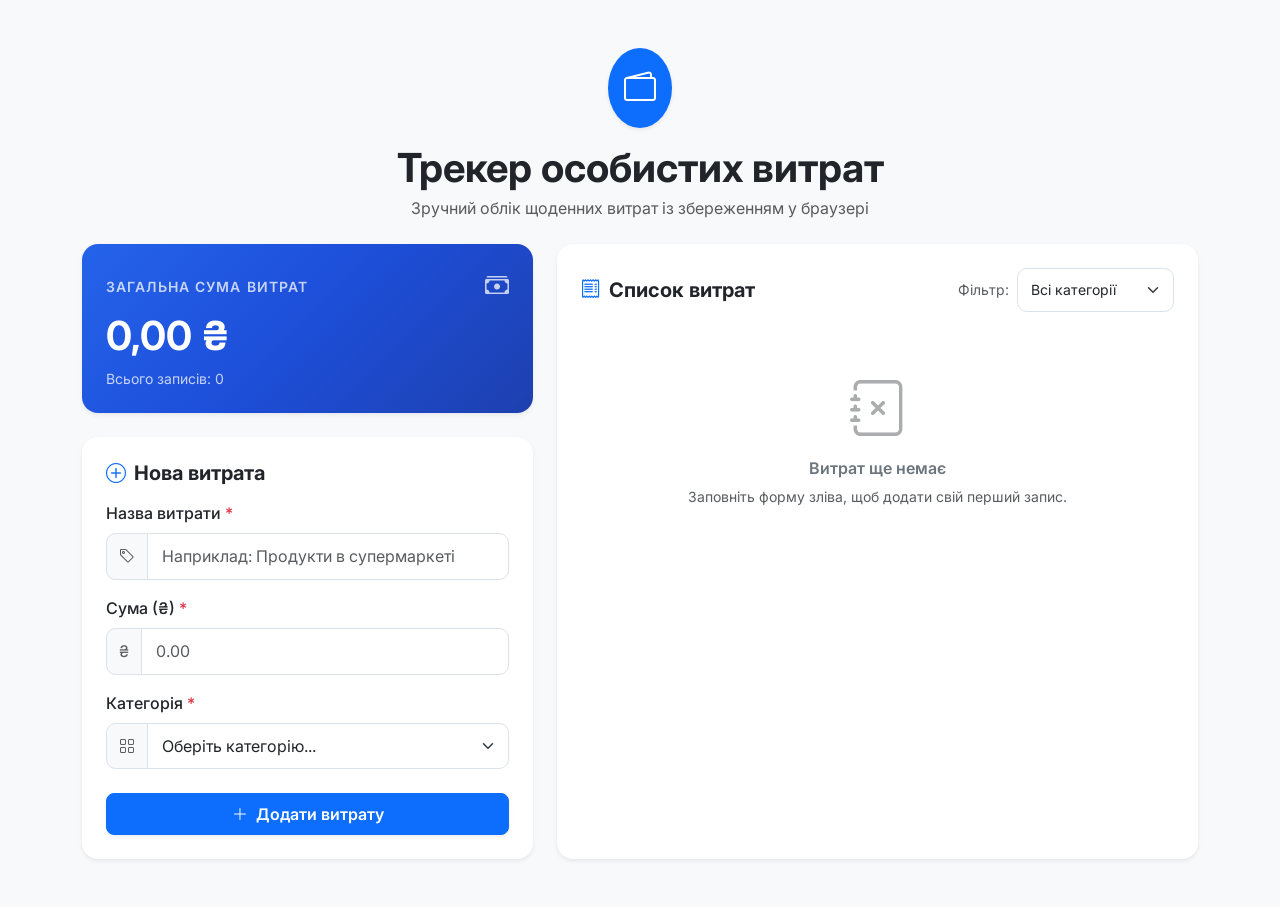
<file: Task_1/index.html>
<!DOCTYPE html>
<html lang="uk">
<head>
    <meta charset="UTF-8">
    <meta name="viewport" content="width=device-width, initial-scale=1.0">
    <title>Трекер особистих витрат — Expense Tracker</title>
    <!-- Google Fonts -->
    <link rel="preconnect" href="https://fonts.googleapis.com">
    <link rel="preconnect" href="https://fonts.gstatic.com" crossorigin>
    <link href="https://fonts.googleapis.com/css2?family=Inter:wght@400;500;600;700&display=swap" rel="stylesheet">
    <!-- Bootstrap 5 CSS -->
    <link href="https://cdn.jsdelivr.net/npm/bootstrap@5.3.3/dist/css/bootstrap.min.css" rel="stylesheet">
    <!-- Bootstrap Icons -->
    <link rel="stylesheet" href="https://cdn.jsdelivr.net/npm/bootstrap-icons@1.11.3/font/bootstrap-icons.min.css">
    <!-- Custom CSS -->
    <link rel="stylesheet" href="style.css">
</head>
<body class="bg-light">

    <div class="container py-4 py-md-5">
        <!-- Заголовок -->
        <header class="text-center mb-4">
            <div class="d-inline-flex align-items-center justify-content-center bg-primary text-white rounded-circle p-3 shadow-sm mb-3">
                <i class="bi bi-wallet2 fs-2"></i>
            </div>
            <h1 class="fw-bold text-dark mb-1">Трекер особистих витрат</h1>
            <p class="text-muted">Зручний облік щоденних витрат із збереженням у браузері</p>
        </header>

        <div class="row g-4 justify-content-center">
            <!-- Ліва колонка: Форма та Загальна сума -->
            <div class="col-12 col-lg-5">
                <!-- Картка загальної суми -->
                <div class="card border-0 shadow-sm total-card mb-4 text-white">
                    <div class="card-body p-4">
                        <div class="d-flex justify-content-between align-items-center mb-2">
                            <span class="text-uppercase fw-semibold tracking-wider opacity-75 small">Загальна сума витрат</span>
                            <i class="bi bi-cash-stack fs-4 opacity-75"></i>
                        </div>
                        <h2 class="display-6 fw-bold mb-0" id="totalAmount">0.00 ₴</h2>
                        <div class="mt-2 small opacity-75" id="totalCountInfo">Всього записів: 0</div>
                    </div>
                </div>

                <!-- Форма додавання витрати -->
                <div class="card border-0 shadow-sm rounded-4">
                    <div class="card-body p-4">
                        <h5 class="card-title fw-bold text-dark mb-3">
                            <i class="bi bi-plus-circle me-2 text-primary"></i>Нова витрата
                        </h5>

                        <form id="expenseForm" novalidate>
                            <!-- Назва витрати -->
                            <div class="mb-3">
                                <label for="expenseTitle" class="form-label fw-medium">Назва витрати <span class="text-danger">*</span></label>
                                <div class="input-group has-validation">
                                    <span class="input-group-text bg-light text-muted"><i class="bi bi-tag"></i></span>
                                    <input 
                                        type="text" 
                                        class="form-control" 
                                        id="expenseTitle" 
                                        placeholder="Наприклад: Продукти в супермаркеті" 
                                        required
                                    >
                                    <div class="invalid-feedback" id="titleFeedback">
                                        Будь ласка, вкажіть назву витрати.
                                    </div>
                                </div>
                            </div>

                            <!-- Сума -->
                            <div class="mb-3">
                                <label for="expenseAmount" class="form-label fw-medium">Сума (₴) <span class="text-danger">*</span></label>
                                <div class="input-group has-validation">
                                    <span class="input-group-text bg-light text-muted">₴</span>
                                    <input 
                                        type="number" 
                                        class="form-control" 
                                        id="expenseAmount" 
                                        placeholder="0.00" 
                                        step="0.01" 
                                        min="0.01" 
                                        required
                                    >
                                    <div class="invalid-feedback" id="amountFeedback">
                                        Сума повинна бути більшою за 0.
                                    </div>
                                </div>
                            </div>

                            <!-- Категорія -->
                            <div class="mb-4">
                                <label for="expenseCategory" class="form-label fw-medium">Категорія <span class="text-danger">*</span></label>
                                <div class="input-group has-validation">
                                    <span class="input-group-text bg-light text-muted"><i class="bi bi-grid"></i></span>
                                    <select class="form-select" id="expenseCategory" required>
                                        <option value="" selected disabled>Оберіть категорію...</option>
                                        <option value="Їжа">Їжа</option>
                                        <option value="Транспорт, пальне">Транспорт, пальне</option>
                                        <option value="Покупки">Покупки</option>
                                        <option value="Інше">Інше</option>
                                    </select>
                                    <div class="invalid-feedback" id="categoryFeedback">
                                        Будь ласка, оберіть категорію.
                                    </div>
                                </div>
                            </div>

                            <!-- Кнопка додавання -->
                            <button type="submit" class="btn btn-primary w-100 py-2 fw-semibold rounded-3 shadow-sm d-flex align-items-center justify-content-center gap-2">
                                <i class="bi bi-plus-lg"></i>
                                <span>Додати витрату</span>
                            </button>
                        </form>
                    </div>
                </div>
            </div>

            <!-- Права колонка: Список витрат -->
            <div class="col-12 col-lg-7">
                <div class="card border-0 shadow-sm rounded-4 h-100">
                    <div class="card-body p-4 d-flex flex-column">
                        <div class="d-flex justify-content-between align-items-center flex-wrap gap-2 mb-3">
                            <h5 class="card-title fw-bold text-dark mb-0">
                                <i class="bi bi-receipt me-2 text-primary"></i>Список витрат
                            </h5>
                            <!-- Фільтр за категорією -->
                            <div class="d-flex align-items-center gap-2">
                                <label for="filterCategory" class="small text-muted mb-0 text-nowrap">Фільтр:</label>
                                <select id="filterCategory" class="form-select form-select-sm" style="width: auto;">
                                    <option value="all">Всі категорії</option>
                                    <option value="Їжа">Їжа</option>
                                    <option value="Транспорт, пальне">Транспорт, пальне</option>
                                    <option value="Покупки">Покупки</option>
                                    <option value="Інше">Інше</option>
                                </select>
                            </div>
                        </div>

                        <!-- Порожній стан (Empty state) -->
                        <div id="emptyState" class="text-center py-5 my-auto d-none">
                            <div class="empty-icon text-muted mb-3">
                                <i class="bi bi-journal-x display-4 opacity-50"></i>
                            </div>
                            <h6 class="fw-semibold text-secondary">Витрат ще немає</h6>
                            <p class="text-muted small mb-0">Заповніть форму зліва, щоб додати свій перший запис.</p>
                        </div>

                        <!-- Контейнер для списку витрат -->
                        <div id="expenseList" class="expense-list flex-grow-1 d-flex flex-column gap-2">
                            <!-- Елементи витрат генеруються через JS -->
                        </div>
                    </div>
                </div>
            </div>
        </div>
    </div>

    <!-- Bootstrap 5 JS -->
    <script src="https://cdn.jsdelivr.net/npm/bootstrap@5.3.3/dist/js/bootstrap.bundle.min.js"></script>
    <!-- Custom JavaScript -->
    <script src="app.js"></script>
</body>
</html>
</file>
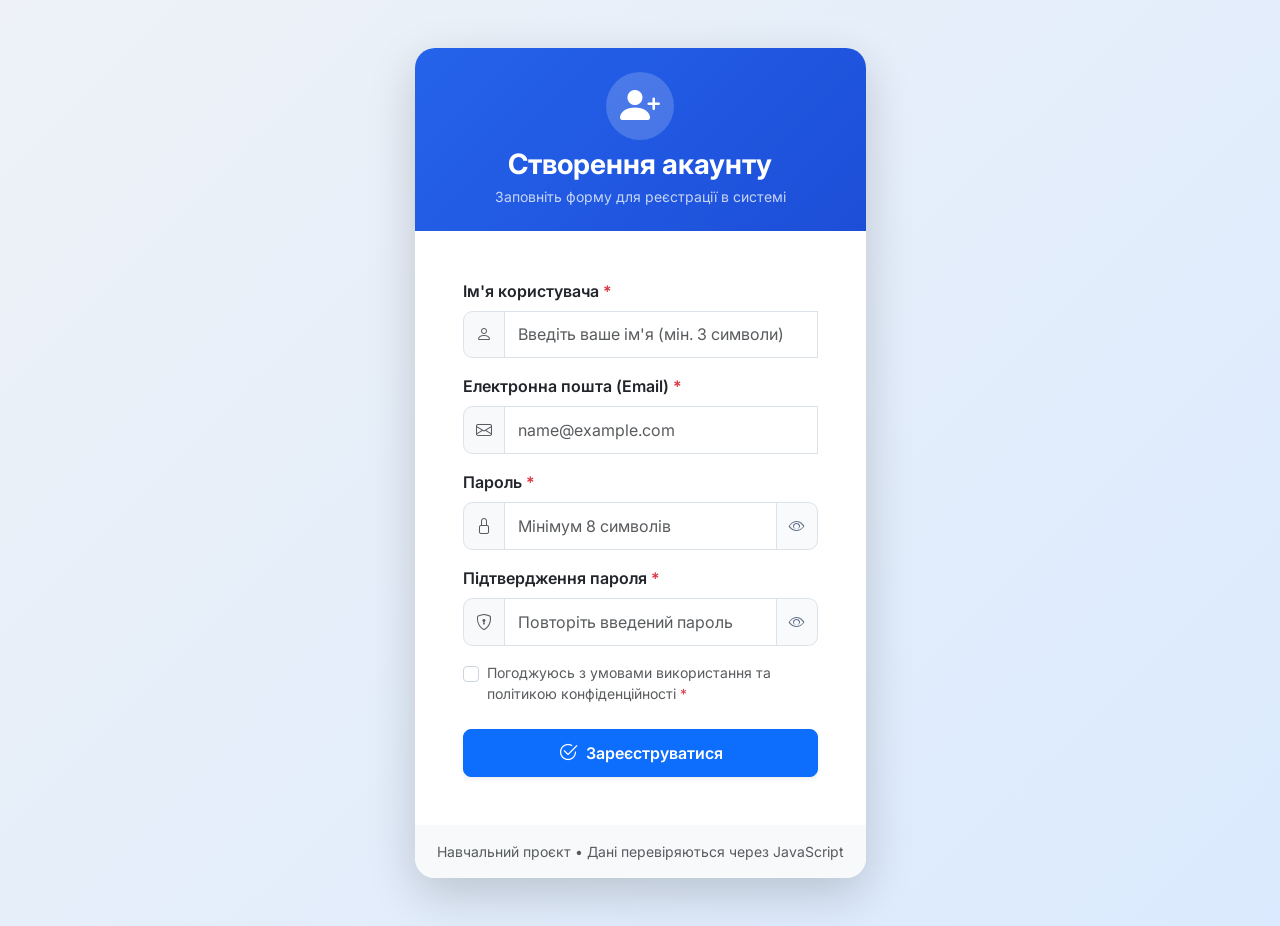
<file: Task_2/index.html>
<!DOCTYPE html>
<html lang="uk">
<head>
    <meta charset="UTF-8">
    <meta name="viewport" content="width=device-width, initial-scale=1.0">
    <title>Форма реєстрації з перевіркою даних</title>
    <!-- Google Fonts -->
    <link rel="preconnect" href="https://fonts.googleapis.com">
    <link rel="preconnect" href="https://fonts.gstatic.com" crossorigin>
    <link href="https://fonts.googleapis.com/css2?family=Inter:wght@400;500;600;700&display=swap" rel="stylesheet">
    <!-- Bootstrap 5 CSS -->
    <link href="https://cdn.jsdelivr.net/npm/bootstrap@5.3.3/dist/css/bootstrap.min.css" rel="stylesheet">
    <!-- Bootstrap Icons -->
    <link rel="stylesheet" href="https://cdn.jsdelivr.net/npm/bootstrap-icons@1.11.3/font/bootstrap-icons.min.css">
    <!-- Custom CSS -->
    <link rel="stylesheet" href="style.css">
</head>
<body class="bg-gradient-custom min-vh-100 d-flex align-items-center justify-content-center py-5">

    <div class="container">
        <div class="row justify-content-center">
            <div class="col-12 col-sm-10 col-md-8 col-lg-6 col-xl-5">
                
                <!-- Картка форми реєстрації -->
                <div class="card border-0 shadow-lg rounded-4 overflow-hidden register-card">
                    <!-- Заголовок картки -->
                    <div class="card-header bg-primary text-white text-center py-4 border-0">
                        <div class="registration-icon mb-2">
                            <i class="bi bi-person-plus-fill fs-1"></i>
                        </div>
                        <h3 class="fw-bold mb-1">Створення акаунту</h3>
                        <p class="mb-0 opacity-75 small">Заповніть форму для реєстрації в системі</p>
                    </div>

                    <!-- Тіло картки -->
                    <div class="card-body p-4 p-md-5">

                        <!-- Повідомлення про успішну реєстрацію -->
                        <div id="successMessage" class="alert alert-success d-none text-center py-4 rounded-4 shadow-sm" role="alert">
                            <div class="mb-2 text-success">
                                <i class="bi bi-check-circle-fill display-4"></i>
                            </div>
                            <h4 class="alert-heading fw-bold mb-1">Реєстрація успішна!</h4>
                            <p class="mb-3 small text-muted" id="successWelcomeText">Вітаємо! Ваш обліковий запис успішно створено.</p>
                            <button type="button" class="btn btn-sm btn-outline-success rounded-pill px-4" id="btnRegisterAgain">
                                <i class="bi bi-arrow-repeat me-1"></i> Зареєструвати ще один акаунт
                            </button>
                        </div>

                        <!-- Форма реєстрації -->
                        <form id="registrationForm" novalidate>
                            
                            <!-- Поле: Ім'я користувача -->
                            <div class="mb-3">
                                <label for="username" class="form-label fw-semibold">
                                    Ім'я користувача <span class="text-danger">*</span>
                                </label>
                                <div class="input-group has-validation">
                                    <span class="input-group-text bg-light text-muted">
                                        <i class="bi bi-person"></i>
                                    </span>
                                    <input 
                                        type="text" 
                                        class="form-control" 
                                        id="username" 
                                        placeholder="Введіть ваше ім'я (мін. 3 символи)"
                                        autocomplete="username"
                                    >
                                    <div class="invalid-feedback" id="usernameFeedback">
                                        Ім'я повинно містити мінімум 3 символи.
                                    </div>
                                </div>
                            </div>

                            <!-- Поле: Email -->
                            <div class="mb-3">
                                <label for="email" class="form-label fw-semibold">
                                    Електронна пошта (Email) <span class="text-danger">*</span>
                                </label>
                                <div class="input-group has-validation">
                                    <span class="input-group-text bg-light text-muted">
                                        <i class="bi bi-envelope"></i>
                                    </span>
                                    <input 
                                        type="email" 
                                        class="form-control" 
                                        id="email" 
                                        placeholder="name@example.com"
                                        autocomplete="email"
                                    >
                                    <div class="invalid-feedback" id="emailFeedback">
                                        Введіть коректну адресу електронної пошти.
                                    </div>
                                </div>
                            </div>

                            <!-- Поле: Пароль -->
                            <div class="mb-3">
                                <label for="password" class="form-label fw-semibold">
                                    Пароль <span class="text-danger">*</span>
                                </label>
                                <div class="input-group has-validation">
                                    <span class="input-group-text bg-light text-muted">
                                        <i class="bi bi-lock"></i>
                                    </span>
                                    <input 
                                        type="password" 
                                        class="form-control" 
                                        id="password" 
                                        placeholder="Мінімум 8 символів"
                                        autocomplete="new-password"
                                    >
                                    <button class="btn btn-outline-secondary toggle-password" type="button" data-target="password" title="Показати/приховати пароль" tabindex="-1">
                                        <i class="bi bi-eye"></i>
                                    </button>
                                    <div class="invalid-feedback" id="passwordFeedback">
                                        Пароль повинен містити мінімум 8 символів.
                                    </div>
                                </div>
                            </div>

                            <!-- Поле: Підтвердження пароля -->
                            <div class="mb-3">
                                <label for="confirmPassword" class="form-label fw-semibold">
                                    Підтвердження пароля <span class="text-danger">*</span>
                                </label>
                                <div class="input-group has-validation">
                                    <span class="input-group-text bg-light text-muted">
                                        <i class="bi bi-shield-lock"></i>
                                    </span>
                                    <input 
                                        type="password" 
                                        class="form-control" 
                                        id="confirmPassword" 
                                        placeholder="Повторіть введений пароль"
                                        autocomplete="new-password"
                                    >
                                    <button class="btn btn-outline-secondary toggle-password" type="button" data-target="confirmPassword" title="Показати/приховати пароль" tabindex="-1">
                                        <i class="bi bi-eye"></i>
                                    </button>
                                    <div class="invalid-feedback" id="confirmPasswordFeedback">
                                        Паролі повинні збігатися.
                                    </div>
                                </div>
                            </div>

                            <!-- Checkbox: Погодження з умовами -->
                            <div class="mb-4">
                                <div class="form-check">
                                    <input class="form-check-input" type="checkbox" id="termsCheck">
                                    <label class="form-check-label small text-muted" for="termsCheck">
                                        Погоджуюсь з умовами використання та політикою конфіденційності <span class="text-danger">*</span>
                                    </label>
                                    <div class="invalid-feedback" id="termsFeedback">
                                        Без погодження з умовами форму не можна відправити.
                                    </div>
                                </div>
                            </div>

                            <!-- Кнопка відправки -->
                            <button type="submit" class="btn btn-primary w-100 py-2 fw-semibold rounded-3 shadow-sm d-flex align-items-center justify-content-center gap-2">
                                <i class="bi bi-check2-circle fs-5"></i>
                                <span>Зареєструватися</span>
                            </button>
                        </form>
                    </div>

                    <!-- Футер картки -->
                    <div class="card-footer bg-light text-center py-3 border-0 small text-muted">
                        Навчальний проєкт • Дані перевіряються через JavaScript
                    </div>
                </div>

            </div>
        </div>
    </div>

    <!-- Bootstrap 5 JS -->
    <script src="https://cdn.jsdelivr.net/npm/bootstrap@5.3.3/dist/js/bootstrap.bundle.min.js"></script>
    <!-- Custom JavaScript -->
    <script src="app.js"></script>
</body>
</html>
</file>
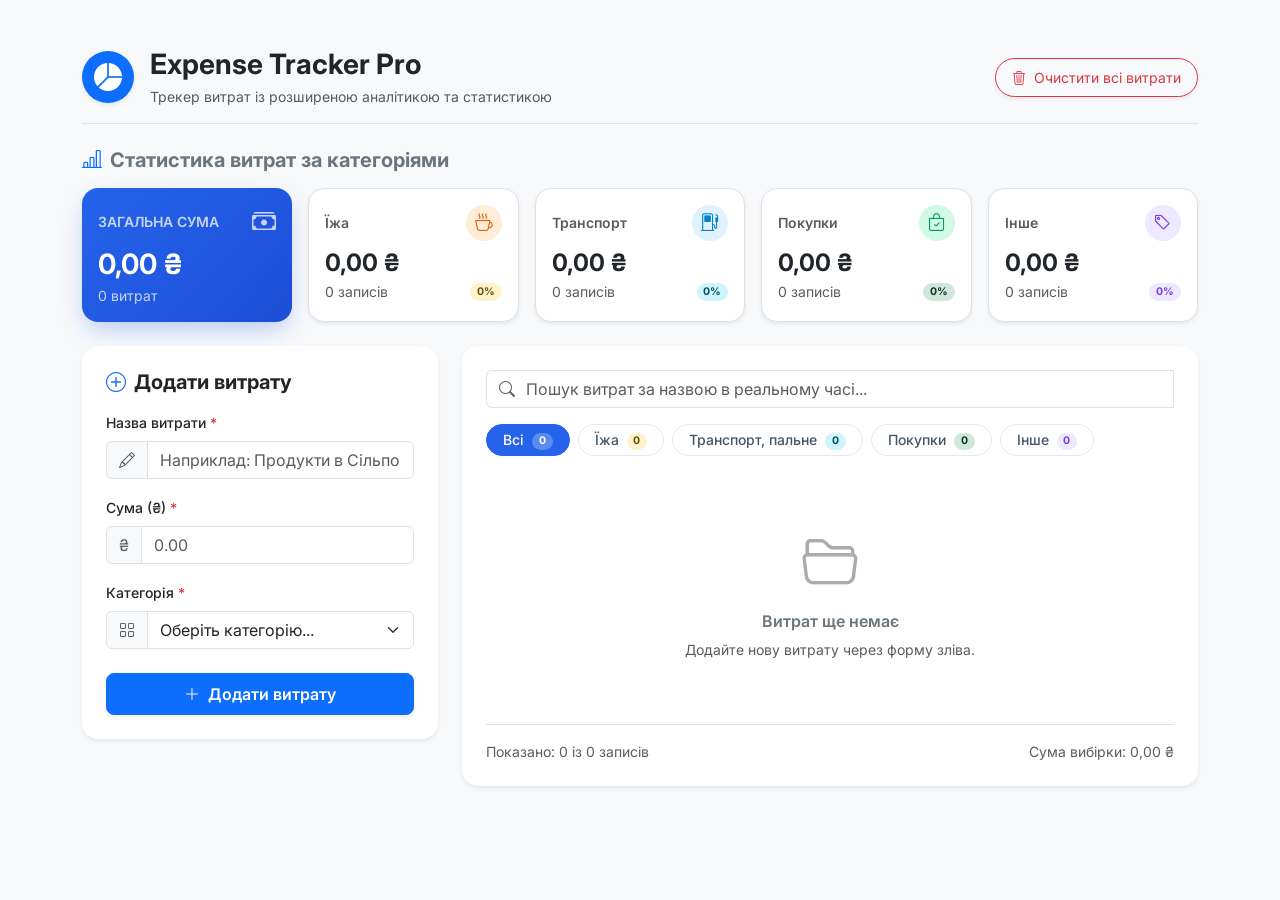
<file: Task_3/index.html>
<!DOCTYPE html>
<html lang="uk">
<head>
    <meta charset="UTF-8">
    <meta name="viewport" content="width=device-width, initial-scale=1.0">
    <title>Expense Tracker Pro — Статистика та облік витрат</title>
    <!-- Google Fonts -->
    <link rel="preconnect" href="https://fonts.googleapis.com">
    <link rel="preconnect" href="https://fonts.gstatic.com" crossorigin>
    <link href="https://fonts.googleapis.com/css2?family=Inter:wght@400;500;600;700&display=swap" rel="stylesheet">
    <!-- Bootstrap 5 CSS -->
    <link href="https://cdn.jsdelivr.net/npm/bootstrap@5.3.3/dist/css/bootstrap.min.css" rel="stylesheet">
    <!-- Bootstrap Icons -->
    <link rel="stylesheet" href="https://cdn.jsdelivr.net/npm/bootstrap-icons@1.11.3/font/bootstrap-icons.min.css">
    <!-- Custom CSS -->
    <link rel="stylesheet" href="style.css">
</head>
<body class="bg-light">

    <div class="container py-4 py-md-5">
        <!-- Шапка -->
        <header class="d-flex justify-content-between align-items-center flex-wrap gap-3 mb-4 pb-3 border-bottom">
            <div class="d-flex align-items-center gap-3">
                <div class="header-icon bg-primary text-white rounded-circle p-3 shadow-sm">
                    <i class="bi bi-pie-chart-fill fs-3"></i>
                </div>
                <div>
                    <h1 class="h3 fw-bold text-dark mb-1">Expense Tracker Pro</h1>
                    <p class="text-muted small mb-0">Трекер витрат із розширеною аналітикою та статистикою</p>
                </div>
            </div>
            <div>
                <button type="button" class="btn btn-outline-danger btn-sm d-flex align-items-center gap-2 rounded-pill px-3 py-2 shadow-sm" id="btnOpenClearModal">
                    <i class="bi bi-trash3"></i>
                    <span>Очистити всі витрати</span>
                </button>
            </div>
        </header>

        <!-- БЛОК СТАТИСТИКИ (Загальна сума + 4 категорії) -->
        <section class="mb-4">
            <h5 class="fw-bold text-secondary mb-3">
                <i class="bi bi-bar-chart-line me-2 text-primary"></i>Статистика витрат за категоріями
            </h5>
            <div class="row g-3">
                <!-- Загальна сума -->
                <div class="col-12 col-sm-6 col-lg-4 col-xl-2-4">
                    <div class="stat-card stat-total text-white h-100 p-3 rounded-4 shadow-sm">
                        <div class="d-flex justify-content-between align-items-center mb-2">
                            <span class="small fw-semibold text-uppercase opacity-75">Загальна сума</span>
                            <i class="bi bi-cash-stack fs-4 opacity-75"></i>
                        </div>
                        <h3 class="fw-bold mb-1" id="totalAmount">0.00 ₴</h3>
                        <div class="small opacity-75" id="totalCount">0 витрат</div>
                    </div>
                </div>

                <!-- Їжа -->
                <div class="col-6 col-sm-6 col-lg-4 col-xl-2-4">
                    <div class="stat-card stat-food bg-white h-100 p-3 rounded-4 shadow-sm border">
                        <div class="d-flex justify-content-between align-items-center mb-2">
                            <span class="small fw-semibold text-muted">Їжа</span>
                            <span class="stat-icon-badge food-icon"><i class="bi bi-cup-hot"></i></span>
                        </div>
                        <h4 class="fw-bold mb-1 text-dark" id="statFoodAmount">0.00 ₴</h4>
                        <div class="d-flex justify-content-between align-items-center small text-muted">
                            <span id="statFoodCount">0 записів</span>
                            <span class="badge bg-warning-subtle text-warning-emphasis rounded-pill" id="statFoodPercent">0%</span>
                        </div>
                    </div>
                </div>

                <!-- Транспорт, пальне -->
                <div class="col-6 col-sm-6 col-lg-4 col-xl-2-4">
                    <div class="stat-card stat-transport bg-white h-100 p-3 rounded-4 shadow-sm border">
                        <div class="d-flex justify-content-between align-items-center mb-2">
                            <span class="small fw-semibold text-muted text-truncate" title="Транспорт, пальне">Транспорт</span>
                            <span class="stat-icon-badge transport-icon"><i class="bi bi-fuel-pump"></i></span>
                        </div>
                        <h4 class="fw-bold mb-1 text-dark" id="statTransportAmount">0.00 ₴</h4>
                        <div class="d-flex justify-content-between align-items-center small text-muted">
                            <span id="statTransportCount">0 записів</span>
                            <span class="badge bg-info-subtle text-info-emphasis rounded-pill" id="statTransportPercent">0%</span>
                        </div>
                    </div>
                </div>

                <!-- Покупки -->
                <div class="col-6 col-sm-6 col-lg-6 col-xl-2-4">
                    <div class="stat-card stat-shopping bg-white h-100 p-3 rounded-4 shadow-sm border">
                        <div class="d-flex justify-content-between align-items-center mb-2">
                            <span class="small fw-semibold text-muted">Покупки</span>
                            <span class="stat-icon-badge shopping-icon"><i class="bi bi-bag-check"></i></span>
                        </div>
                        <h4 class="fw-bold mb-1 text-dark" id="statShoppingAmount">0.00 ₴</h4>
                        <div class="d-flex justify-content-between align-items-center small text-muted">
                            <span id="statShoppingCount">0 записів</span>
                            <span class="badge bg-success-subtle text-success-emphasis rounded-pill" id="statShoppingPercent">0%</span>
                        </div>
                    </div>
                </div>

                <!-- Інше -->
                <div class="col-6 col-sm-6 col-lg-6 col-xl-2-4">
                    <div class="stat-card stat-other bg-white h-100 p-3 rounded-4 shadow-sm border">
                        <div class="d-flex justify-content-between align-items-center mb-2">
                            <span class="small fw-semibold text-muted">Інше</span>
                            <span class="stat-icon-badge other-icon"><i class="bi bi-tag"></i></span>
                        </div>
                        <h4 class="fw-bold mb-1 text-dark" id="statOtherAmount">0.00 ₴</h4>
                        <div class="d-flex justify-content-between align-items-center small text-muted">
                            <span id="statOtherCount">0 записів</span>
                            <span class="badge bg-purple-subtle text-purple-emphasis rounded-pill" id="statOtherPercent">0%</span>
                        </div>
                    </div>
                </div>
            </div>
        </section>

        <!-- ОСНОВНА СЕКЦІЯ (Форма + Список з пошуком) -->
        <div class="row g-4">
            <!-- Ліва колонка: Форма додавання -->
            <div class="col-12 col-lg-4">
                <div class="card border-0 shadow-sm rounded-4 sticky-top" style="top: 1.5rem; z-index: 10;">
                    <div class="card-body p-4">
                        <h5 class="card-title fw-bold text-dark mb-3">
                            <i class="bi bi-plus-circle me-2 text-primary"></i>Додати витрату
                        </h5>

                        <form id="expenseForm" novalidate>
                            <!-- Назва -->
                            <div class="mb-3">
                                <label for="expenseTitle" class="form-label fw-medium small">Назва витрати <span class="text-danger">*</span></label>
                                <div class="input-group has-validation">
                                    <span class="input-group-text bg-light text-muted"><i class="bi bi-pencil"></i></span>
                                    <input 
                                        type="text" 
                                        class="form-control" 
                                        id="expenseTitle" 
                                        placeholder="Наприклад: Продукти в Сільпо" 
                                        required
                                    >
                                    <div class="invalid-feedback" id="titleFeedback">
                                        Назва не може бути порожньою.
                                    </div>
                                </div>
                            </div>

                            <!-- Сума -->
                            <div class="mb-3">
                                <label for="expenseAmount" class="form-label fw-medium small">Сума (₴) <span class="text-danger">*</span></label>
                                <div class="input-group has-validation">
                                    <span class="input-group-text bg-light text-muted">₴</span>
                                    <input 
                                        type="number" 
                                        class="form-control" 
                                        id="expenseAmount" 
                                        placeholder="0.00" 
                                        step="0.01" 
                                        min="0.01" 
                                        required
                                    >
                                    <div class="invalid-feedback" id="amountFeedback">
                                        Сума повинна бути більшою за 0.
                                    </div>
                                </div>
                            </div>

                            <!-- Категорія -->
                            <div class="mb-4">
                                <label for="expenseCategory" class="form-label fw-medium small">Категорія <span class="text-danger">*</span></label>
                                <div class="input-group has-validation">
                                    <span class="input-group-text bg-light text-muted"><i class="bi bi-grid"></i></span>
                                    <select class="form-select" id="expenseCategory" required>
                                        <option value="" selected disabled>Оберіть категорію...</option>
                                        <option value="Їжа">Їжа</option>
                                        <option value="Транспорт, пальне">Транспорт, пальне</option>
                                        <option value="Покупки">Покупки</option>
                                        <option value="Інше">Інше</option>
                                    </select>
                                    <div class="invalid-feedback" id="categoryFeedback">
                                        Будь ласка, оберіть категорію.
                                    </div>
                                </div>
                            </div>

                            <!-- Кнопка додавання -->
                            <button type="submit" class="btn btn-primary w-100 py-2 fw-semibold rounded-3 shadow-sm d-flex align-items-center justify-content-center gap-2">
                                <i class="bi bi-plus-lg"></i>
                                <span>Додати витрату</span>
                            </button>
                        </form>
                    </div>
                </div>
            </div>

            <!-- Права колонка: Пошук, Фільтри та Список витрат -->
            <div class="col-12 col-lg-8">
                <div class="card border-0 shadow-sm rounded-4">
                    <div class="card-body p-4">
                        
                        <!-- Панель пошуку в реальному часі -->
                        <div class="row g-2 mb-3">
                            <div class="col-12">
                                <div class="input-group">
                                    <span class="input-group-text bg-white border-end-0 text-muted">
                                        <i class="bi bi-search"></i>
                                    </span>
                                    <input 
                                        type="text" 
                                        id="searchInput" 
                                        class="form-control border-start-0 ps-0" 
                                        placeholder="Пошук витрат за назвою в реальному часі..."
                                        aria-label="Пошук витрат"
                                    >
                                    <button class="btn btn-outline-secondary border-start-0 d-none" type="button" id="btnClearSearch" title="Очистити пошук">
                                        <i class="bi bi-x-lg"></i>
                                    </button>
                                </div>
                            </div>
                        </div>

                        <!-- Фільтри за категоріями (Кнопки-фільтри) -->
                        <div class="d-flex align-items-center gap-2 flex-wrap mb-4" id="categoryFilters">
                            <button type="button" class="btn btn-sm btn-category-filter active rounded-pill px-3" data-category="all">
                                Всі <span class="badge bg-secondary-subtle text-secondary-emphasis rounded-pill ms-1" id="filterCountAll">0</span>
                            </button>
                            <button type="button" class="btn btn-sm btn-category-filter rounded-pill px-3" data-category="Їжа">
                                Їжа <span class="badge bg-warning-subtle text-warning-emphasis rounded-pill ms-1" id="filterCountFood">0</span>
                            </button>
                            <button type="button" class="btn btn-sm btn-category-filter rounded-pill px-3" data-category="Транспорт, пальне">
                                Транспорт, пальне <span class="badge bg-info-subtle text-info-emphasis rounded-pill ms-1" id="filterCountTransport">0</span>
                            </button>
                            <button type="button" class="btn btn-sm btn-category-filter rounded-pill px-3" data-category="Покупки">
                                Покупки <span class="badge bg-success-subtle text-success-emphasis rounded-pill ms-1" id="filterCountShopping">0</span>
                            </button>
                            <button type="button" class="btn btn-sm btn-category-filter rounded-pill px-3" data-category="Інше">
                                Інше <span class="badge bg-purple-subtle text-purple-emphasis rounded-pill ms-1" id="filterCountOther">0</span>
                            </button>
                        </div>

                        <!-- Порожній стан (Empty state) -->
                        <div id="emptyState" class="text-center py-5 d-none">
                            <div class="text-muted mb-3">
                                <i class="bi bi-folder2-open display-4 opacity-50"></i>
                            </div>
                            <h6 class="fw-semibold text-secondary" id="emptyStateTitle">Витрат ще немає</h6>
                            <p class="text-muted small mb-0" id="emptyStateSubtitle">Додайте нову витрату через форму зліва.</p>
                        </div>

                        <!-- Список витрат -->
                        <div id="expenseList" class="expense-list d-flex flex-column gap-2">
                            <!-- Елементи генеруються динамічно через app.js -->
                        </div>

                        <!-- Підсумок списку -->
                        <div id="listFooter" class="d-flex justify-content-between align-items-center text-muted small mt-3 pt-3 border-top">
                            <span id="filteredCountText">Показано: 0 записів</span>
                            <span id="filteredSumText">Сума вибірки: 0.00 ₴</span>
                        </div>

                    </div>
                </div>
            </div>
        </div>
    </div>

    <!-- МОДАЛЬНЕ ВІКНО ПІДТВЕРДЖЕННЯ ОЧИЩЕННЯ -->
    <div class="modal fade" id="clearConfirmModal" tabindex="-1" aria-labelledby="clearConfirmModalLabel" aria-hidden="true">
        <div class="modal-dialog modal-dialog-centered">
            <div class="modal-content border-0 rounded-4 shadow">
                <div class="modal-header border-0 pb-0">
                    <h5 class="modal-title fw-bold text-danger d-flex align-items-center gap-2" id="clearConfirmModalLabel">
                        <i class="bi bi-exclamation-triangle-fill"></i>
                        Підтвердження видалення
                    </h5>
                    <button type="button" class="btn-close" data-bs-dismiss="modal" aria-label="Закрити"></button>
                </div>
                <div class="modal-body py-4">
                    <p class="mb-1 text-dark fw-medium">Ви дійсно бажаєте очистити всі витрати?</p>
                    <p class="text-muted small mb-0">Ця дія є незворотною. Усі збережені записи буде назавжди видалено з LocalStorage.</p>
                </div>
                <div class="modal-footer border-0 pt-0">
                    <button type="button" class="btn btn-light rounded-pill px-4" data-bs-dismiss="modal">Скасувати</button>
                    <button type="button" class="btn btn-danger rounded-pill px-4" id="btnConfirmClear">Так, очистити все</button>
                </div>
            </div>
        </div>
    </div>

    <!-- Bootstrap 5 JS -->
    <script src="https://cdn.jsdelivr.net/npm/bootstrap@5.3.3/dist/js/bootstrap.bundle.min.js"></script>
    <!-- Custom JS -->
    <script src="app.js"></script>
</body>
</html>
</file>
<file: Task_1/style.css>
/* Загальні стилі */
body {
    font-family: 'Inter', system-ui, -apple-system, BlinkMacSystemFont, 'Segoe UI', Roboto, sans-serif;
    background-color: #f4f6f9;
    color: #2b2f38;
}

/* Картка загальної суми */
.total-card {
    background: linear-gradient(135deg, #2563eb 0%, #1d4ed8 50%, #1e40af 100%);
    border-radius: 1rem;
    box-shadow: 0 10px 25px -5px rgba(37, 99, 235, 0.35);
    transition: transform 0.2s ease, box-shadow 0.2s ease;
}

.total-card:hover {
    transform: translateY(-2px);
    box-shadow: 0 15px 30px -5px rgba(37, 99, 235, 0.4);
}

.tracking-wider {
    letter-spacing: 0.08em;
}

/* Форма та поля введення */
.form-control, .form-select {
    border-radius: 0.6rem;
    padding: 0.65rem 0.85rem;
    border: 1px solid #dce2ea;
    transition: border-color 0.15s ease-in-out, box-shadow 0.15s ease-in-out;
}

.form-control:focus, .form-select:focus {
    border-color: #2563eb;
    box-shadow: 0 0 0 0.2rem rgba(37, 99, 235, 0.15);
}

.input-group-text {
    border-radius: 0.6rem;
    border: 1px solid #dce2ea;
}

/* Картки витрат */
.expense-item {
    background: #ffffff;
    border: 1px solid #e9ecef;
    border-radius: 0.85rem;
    padding: 1rem 1.25rem;
    transition: all 0.25s cubic-bezier(0.4, 0, 0.2, 1);
    position: relative;
    overflow: hidden;
}

.expense-item:hover {
    border-color: #cbd5e1;
    box-shadow: 0 6px 16px -2px rgba(15, 23, 42, 0.08);
    transform: translateY(-1px);
}

.expense-item::before {
    content: '';
    position: absolute;
    left: 0;
    top: 0;
    bottom: 0;
    width: 4px;
    background-color: var(--category-color, #64748b);
}

/* Кольори категорій */
.category-badge-food {
    --category-color: #f97316;
    background-color: #ffedd5;
    color: #c2410c;
}

.category-badge-transport {
    --category-color: #0284c7;
    background-color: #e0f2fe;
    color: #0369a1;
}

.category-badge-shopping {
    --category-color: #10b981;
    background-color: #d1fae5;
    color: #047857;
}

.category-badge-other {
    --category-color: #8b5cf6;
    background-color: #ede9fe;
    color: #6d28d9;
}

/* Бейдж категорії */
.category-badge {
    font-size: 0.78rem;
    font-weight: 600;
    padding: 0.35rem 0.65rem;
    border-radius: 2rem;
    display: inline-flex;
    align-items: center;
    gap: 0.35rem;
}

/* Кнопка видалення */
.btn-delete {
    color: #94a3b8;
    background-color: transparent;
    border: none;
    padding: 0.4rem 0.6rem;
    border-radius: 0.5rem;
    transition: all 0.2s ease;
}

.btn-delete:hover {
    color: #ef4444;
    background-color: #fee2e2;
}

.btn-delete:active {
    transform: scale(0.92);
}

/* Сума в списку */
.expense-amount {
    font-weight: 700;
    font-size: 1.1rem;
    color: #0f172a;
    white-space: nowrap;
}

/* Анімація додавання / видалення */
@keyframes slideDown {
    from {
        opacity: 0;
        transform: translateY(-10px);
    }
    to {
        opacity: 1;
        transform: translateY(0);
    }
}

.expense-item-enter {
    animation: slideDown 0.3s ease-out forwards;
}

.expense-item-exit {
    opacity: 0;
    transform: translateX(20px);
    transition: all 0.25s ease-out;
}

/* Скролбар для списку витрат */
.expense-list {
    max-height: 600px;
    overflow-y: auto;
    padding-right: 4px;
}

.expense-list::-webkit-scrollbar {
    width: 6px;
}

.expense-list::-webkit-scrollbar-track {
    background: transparent;
}

.expense-list::-webkit-scrollbar-thumb {
    background: #cbd5e1;
    border-radius: 3px;
}

.expense-list::-webkit-scrollbar-thumb:hover {
    background: #94a3b8;
}
</file>
<file: Task_2/style.css>
/* Загальні стилі та фон */
body {
    font-family: 'Inter', system-ui, -apple-system, BlinkMacSystemFont, 'Segoe UI', Roboto, sans-serif;
    background: linear-gradient(135deg, #eef2f7 0%, #dbeafe 100%);
    color: #1e293b;
    min-height: 100vh;
}

/* Картка реєстрації */
.register-card {
    transition: transform 0.25s ease, box-shadow 0.25s ease;
    border-radius: 1.25rem !important;
}

.register-card:hover {
    box-shadow: 0 20px 40px -15px rgba(0, 0, 0, 0.12) !important;
}

.card-header {
    background: linear-gradient(135deg, #2563eb 0%, #1d4ed8 100%) !important;
}

.registration-icon {
    display: inline-flex;
    align-items: center;
    justify-content: center;
    width: 68px;
    height: 68px;
    background-color: rgba(255, 255, 255, 0.18);
    border-radius: 50%;
    margin-bottom: 0.5rem;
}

/* Поля форми */
.form-control {
    border-radius: 0.6rem;
    padding: 0.68rem 0.85rem;
    border: 1px solid #dce2ea;
    transition: border-color 0.15s ease-in-out, box-shadow 0.15s ease-in-out;
}

.input-group > .form-control:not(:first-child) {
    border-top-left-radius: 0;
    border-bottom-left-radius: 0;
}

.input-group > .form-control:not(:last-child) {
    border-top-right-radius: 0;
    border-bottom-right-radius: 0;
}

.form-control:focus {
    border-color: #2563eb;
    box-shadow: 0 0 0 0.2rem rgba(37, 99, 235, 0.15);
}

.input-group-text {
    border-radius: 0.6rem;
    border: 1px solid #dce2ea;
}

/* Кнопка показати/приховати пароль */
.toggle-password {
    border-color: #dce2ea;
    background-color: #f8fafc;
    color: #64748b;
    border-top-right-radius: 0.6rem !important;
    border-bottom-right-radius: 0.6rem !important;
    transition: all 0.2s ease;
}

.toggle-password:hover {
    background-color: #e2e8f0;
    color: #1e293b;
    border-color: #cbd5e1;
}

/* Checkbox */
.form-check-input {
    cursor: pointer;
    border-radius: 0.35rem;
    border-color: #cbd5e1;
}

.form-check-input:checked {
    background-color: #2563eb;
    border-color: #2563eb;
}

.form-check-label {
    cursor: pointer;
    user-select: none;
}

/* Повідомлення про помилки */
.invalid-feedback {
    font-size: 0.825rem;
    font-weight: 500;
    margin-top: 0.35rem;
}

/* Блок успішного завершення */
#successMessage {
    animation: fadeInScale 0.35s cubic-bezier(0.16, 1, 0.3, 1) forwards;
}

@keyframes fadeInScale {
    from {
        opacity: 0;
        transform: scale(0.96);
    }
    to {
        opacity: 1;
        transform: scale(1);
    }
}
</file>
<file: Task_3/style.css>
/* Базові стилі */
body {
    font-family: 'Inter', system-ui, -apple-system, BlinkMacSystemFont, 'Segoe UI', Roboto, sans-serif;
    background-color: #f3f5f9;
    color: #1e293b;
}

/* 5 колонок на XL екранах для карток статистики */
@media (min-width: 1200px) {
    .col-xl-2-4 {
        flex: 0 0 auto;
        width: 20%;
    }
}

/* Шапка */
.header-icon {
    width: 52px;
    height: 52px;
    display: flex;
    align-items: center;
    justify-content: center;
}

/* Картки статистики */
.stat-card {
    transition: transform 0.2s ease, box-shadow 0.2s ease;
    border-radius: 1rem;
}

.stat-card:hover {
    transform: translateY(-2px);
    box-shadow: 0 10px 20px -5px rgba(0, 0, 0, 0.08) !important;
}

.stat-total {
    background: linear-gradient(135deg, #2563eb 0%, #1d4ed8 100%);
    box-shadow: 0 10px 25px -5px rgba(37, 99, 235, 0.35) !important;
}

/* Іконки категорій у статистиці */
.stat-icon-badge {
    width: 36px;
    height: 36px;
    border-radius: 50%;
    display: inline-flex;
    align-items: center;
    justify-content: center;
    font-size: 1.1rem;
}

.food-icon {
    background-color: #ffedd5;
    color: #ea580c;
}

.transport-icon {
    background-color: #e0f2fe;
    color: #0284c7;
}

.shopping-icon {
    background-color: #d1fae5;
    color: #059669;
}

.other-icon {
    background-color: #ede9fe;
    color: #7c3aed;
}

/* Користувацькі бейджі для фіолетового кольору */
.bg-purple-subtle {
    background-color: #ede9fe !important;
}

.text-purple-emphasis {
    color: #7c3aed !important;
}

/* Кнопки-фільтри */
.btn-category-filter {
    background-color: #ffffff;
    border: 1px solid #e2e8f0;
    color: #475569;
    font-weight: 500;
    transition: all 0.2s ease;
}

.btn-category-filter:hover {
    background-color: #f1f5f9;
    border-color: #cbd5e1;
    color: #0f172a;
}

.btn-category-filter.active {
    background-color: #2563eb !important;
    border-color: #2563eb !important;
    color: #ffffff !important;
}

.btn-category-filter.active .badge {
    background-color: rgba(255, 255, 255, 0.25) !important;
    color: #ffffff !important;
}

/* Картки витрат */
.expense-item {
    background: #ffffff;
    border: 1px solid #e2e8f0;
    border-radius: 0.85rem;
    padding: 0.9rem 1.15rem;
    transition: all 0.2s ease;
    position: relative;
    overflow: hidden;
}

.expense-item:hover {
    border-color: #cbd5e1;
    box-shadow: 0 4px 14px -2px rgba(15, 23, 42, 0.06);
    transform: translateY(-1px);
}

.expense-item::before {
    content: '';
    position: absolute;
    left: 0;
    top: 0;
    bottom: 0;
    width: 4px;
    background-color: var(--category-color, #64748b);
}

/* Бейджі категорій у списку */
.category-badge-food {
    --category-color: #f97316;
    background-color: #ffedd5;
    color: #c2410c;
}

.category-badge-transport {
    --category-color: #0284c7;
    background-color: #e0f2fe;
    color: #0369a1;
}

.category-badge-shopping {
    --category-color: #10b981;
    background-color: #d1fae5;
    color: #047857;
}

.category-badge-other {
    --category-color: #8b5cf6;
    background-color: #ede9fe;
    color: #6d28d9;
}

.category-badge {
    font-size: 0.75rem;
    font-weight: 600;
    padding: 0.3rem 0.6rem;
    border-radius: 2rem;
    display: inline-flex;
    align-items: center;
    gap: 0.3rem;
}

/* Підсвітка тексту при пошуку */
mark.search-highlight {
    background-color: #fef08a;
    padding: 0 2px;
    border-radius: 2px;
    color: inherit;
}

/* Кнопка видалення */
.btn-delete {
    color: #94a3b8;
    background-color: transparent;
    border: none;
    padding: 0.35rem 0.55rem;
    border-radius: 0.45rem;
    transition: all 0.2s ease;
}

.btn-delete:hover {
    color: #ef4444;
    background-color: #fee2e2;
}

.btn-delete:active {
    transform: scale(0.92);
}

.expense-amount {
    font-weight: 700;
    font-size: 1.05rem;
    color: #0f172a;
    white-space: nowrap;
}

/* Список зі скролом */
.expense-list {
    max-height: 520px;
    overflow-y: auto;
    padding-right: 4px;
}

.expense-list::-webkit-scrollbar {
    width: 6px;
}

.expense-list::-webkit-scrollbar-thumb {
    background: #cbd5e1;
    border-radius: 3px;
}

.expense-list::-webkit-scrollbar-thumb:hover {
    background: #94a3b8;
}

/* Анімація */
@keyframes slideIn {
    from {
        opacity: 0;
        transform: translateY(-8px);
    }
    to {
        opacity: 1;
        transform: translateY(0);
    }
}

.expense-item-enter {
    animation: slideIn 0.25s ease-out forwards;
}

.expense-item-exit {
    opacity: 0;
    transform: translateX(15px);
    transition: all 0.2s ease-out;
}
</file>
